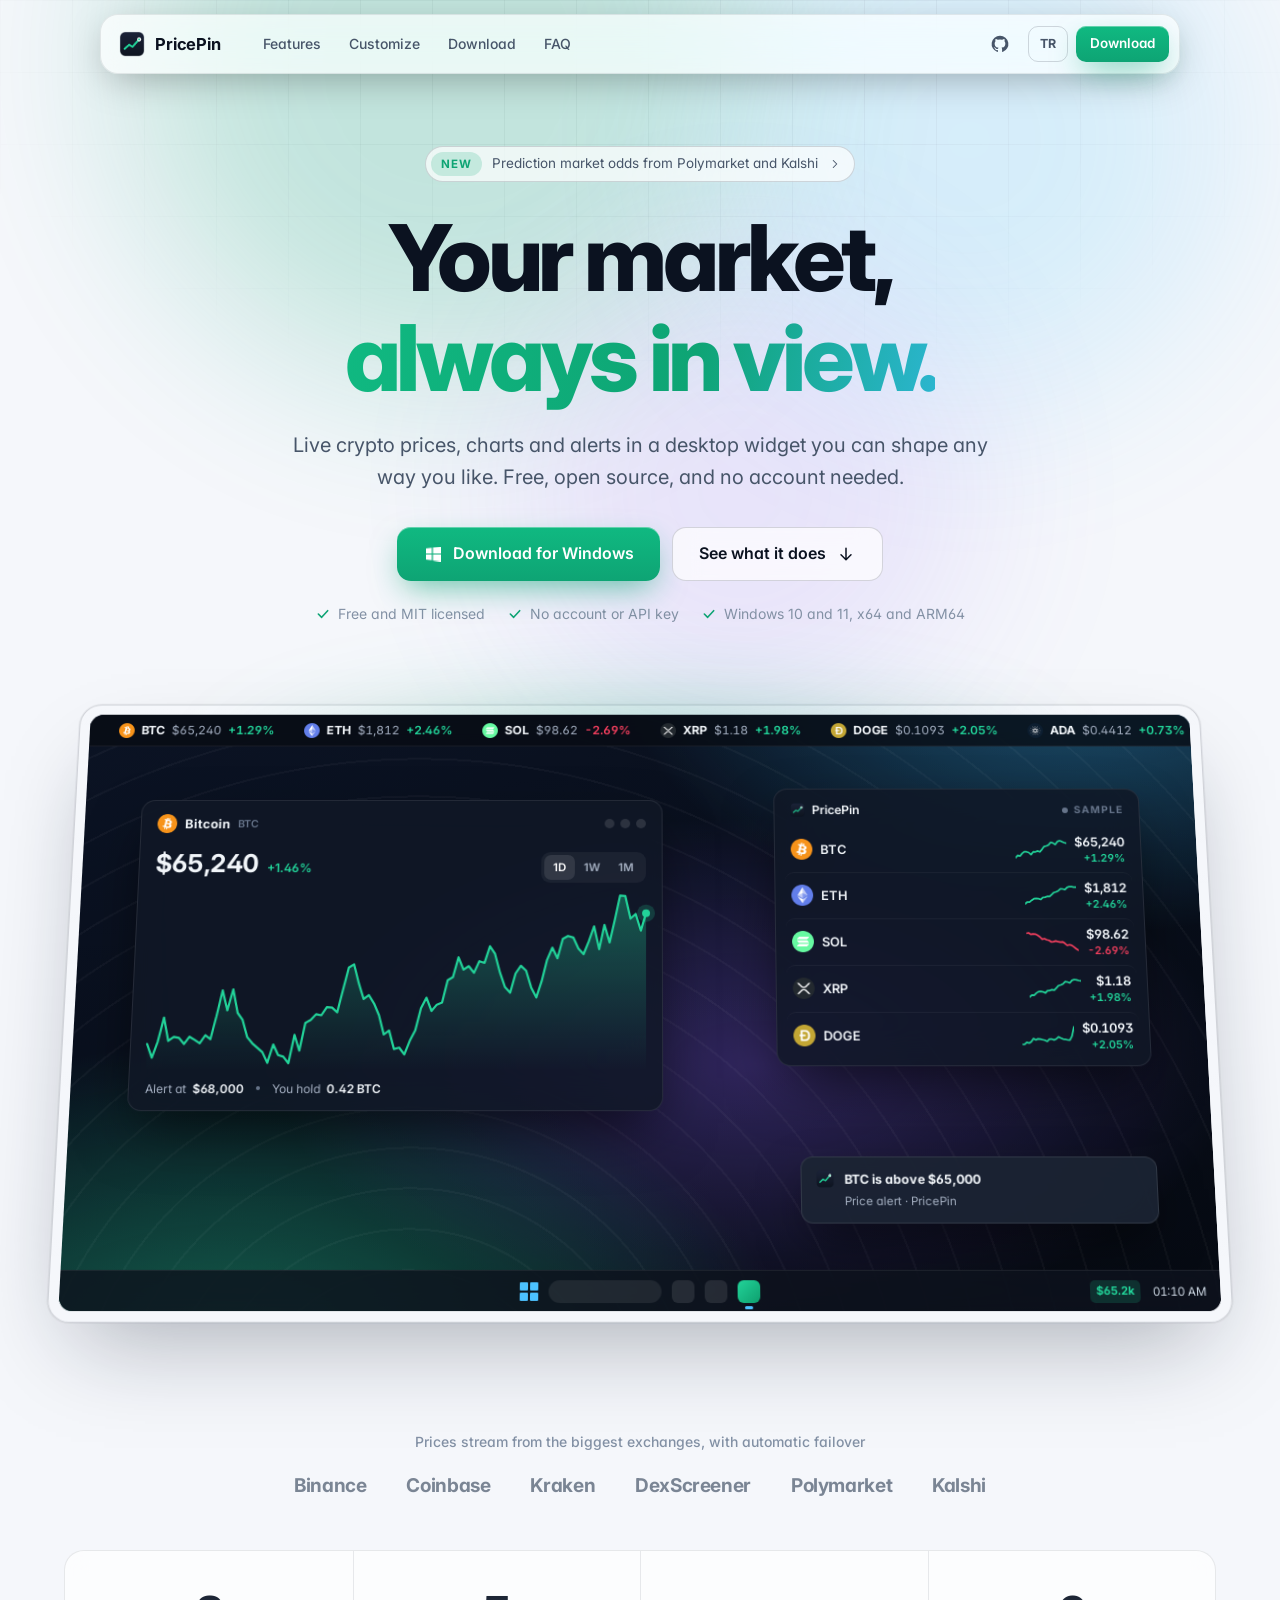
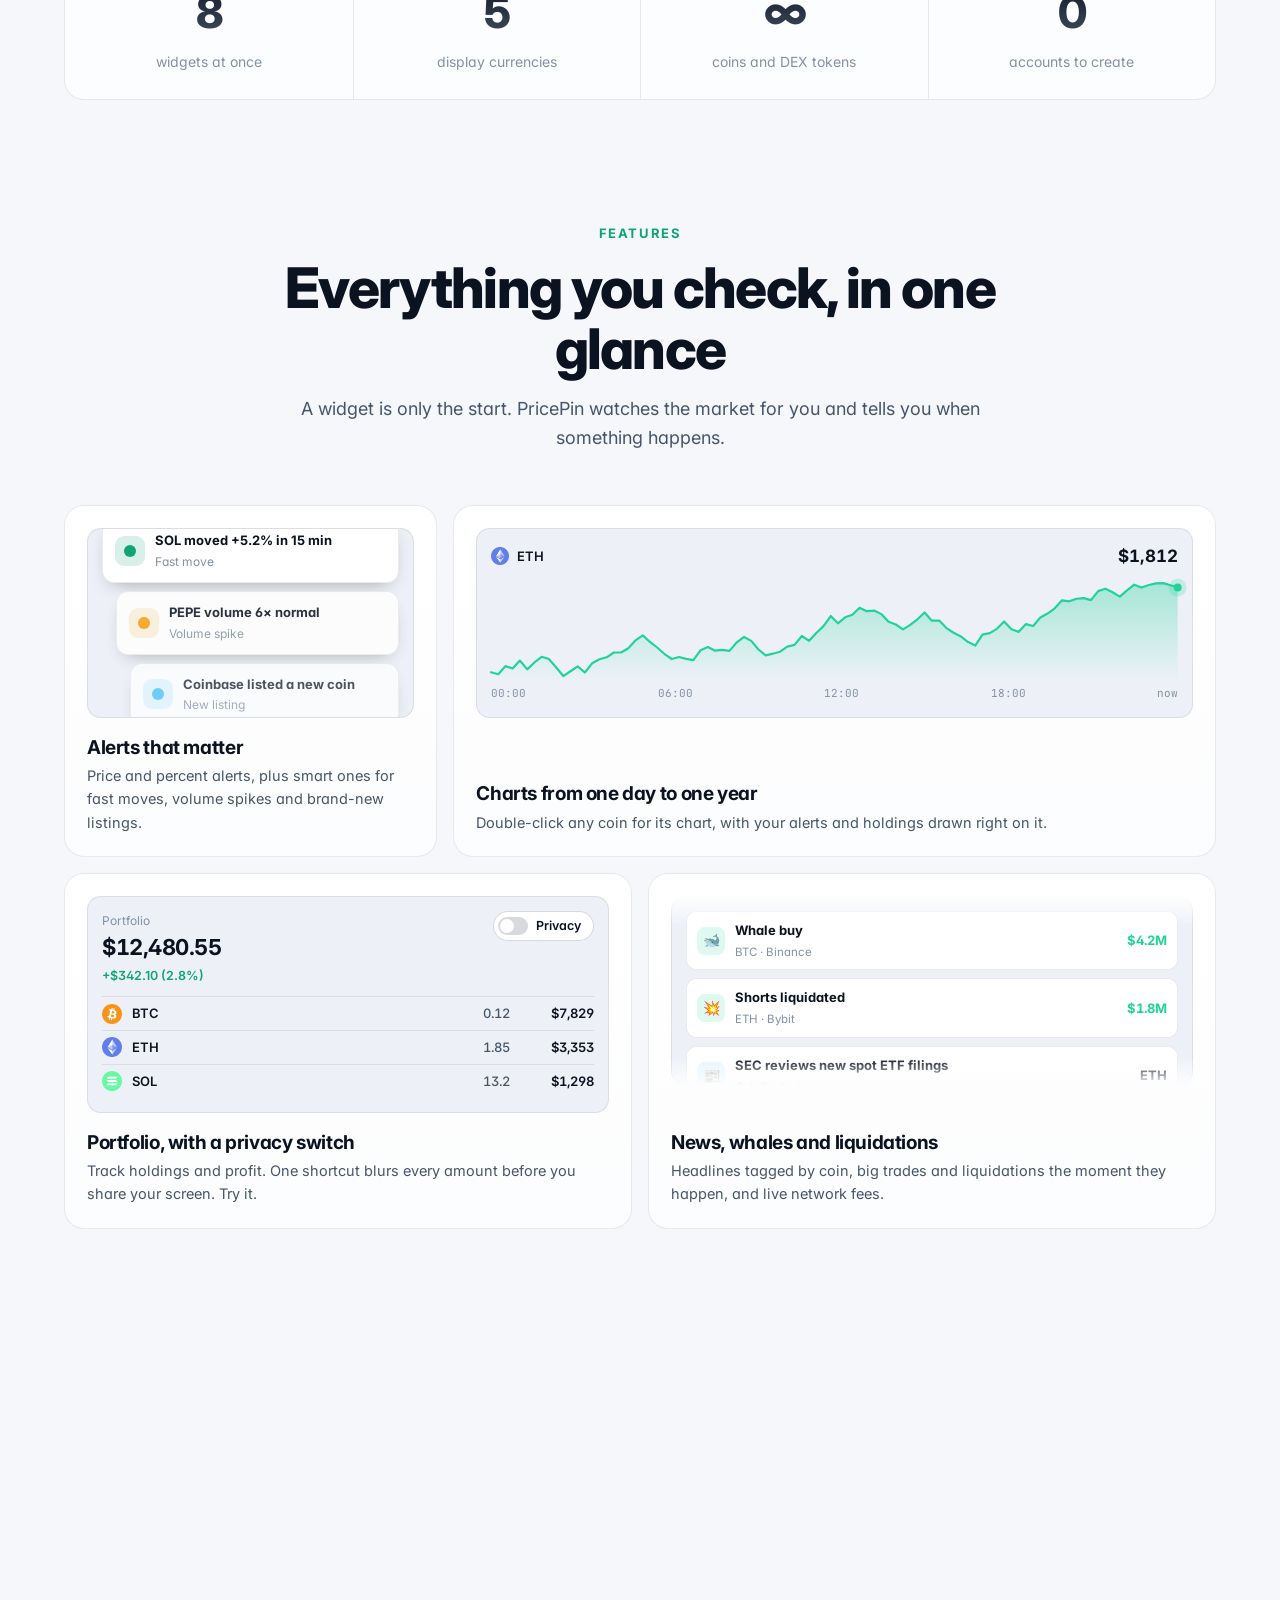
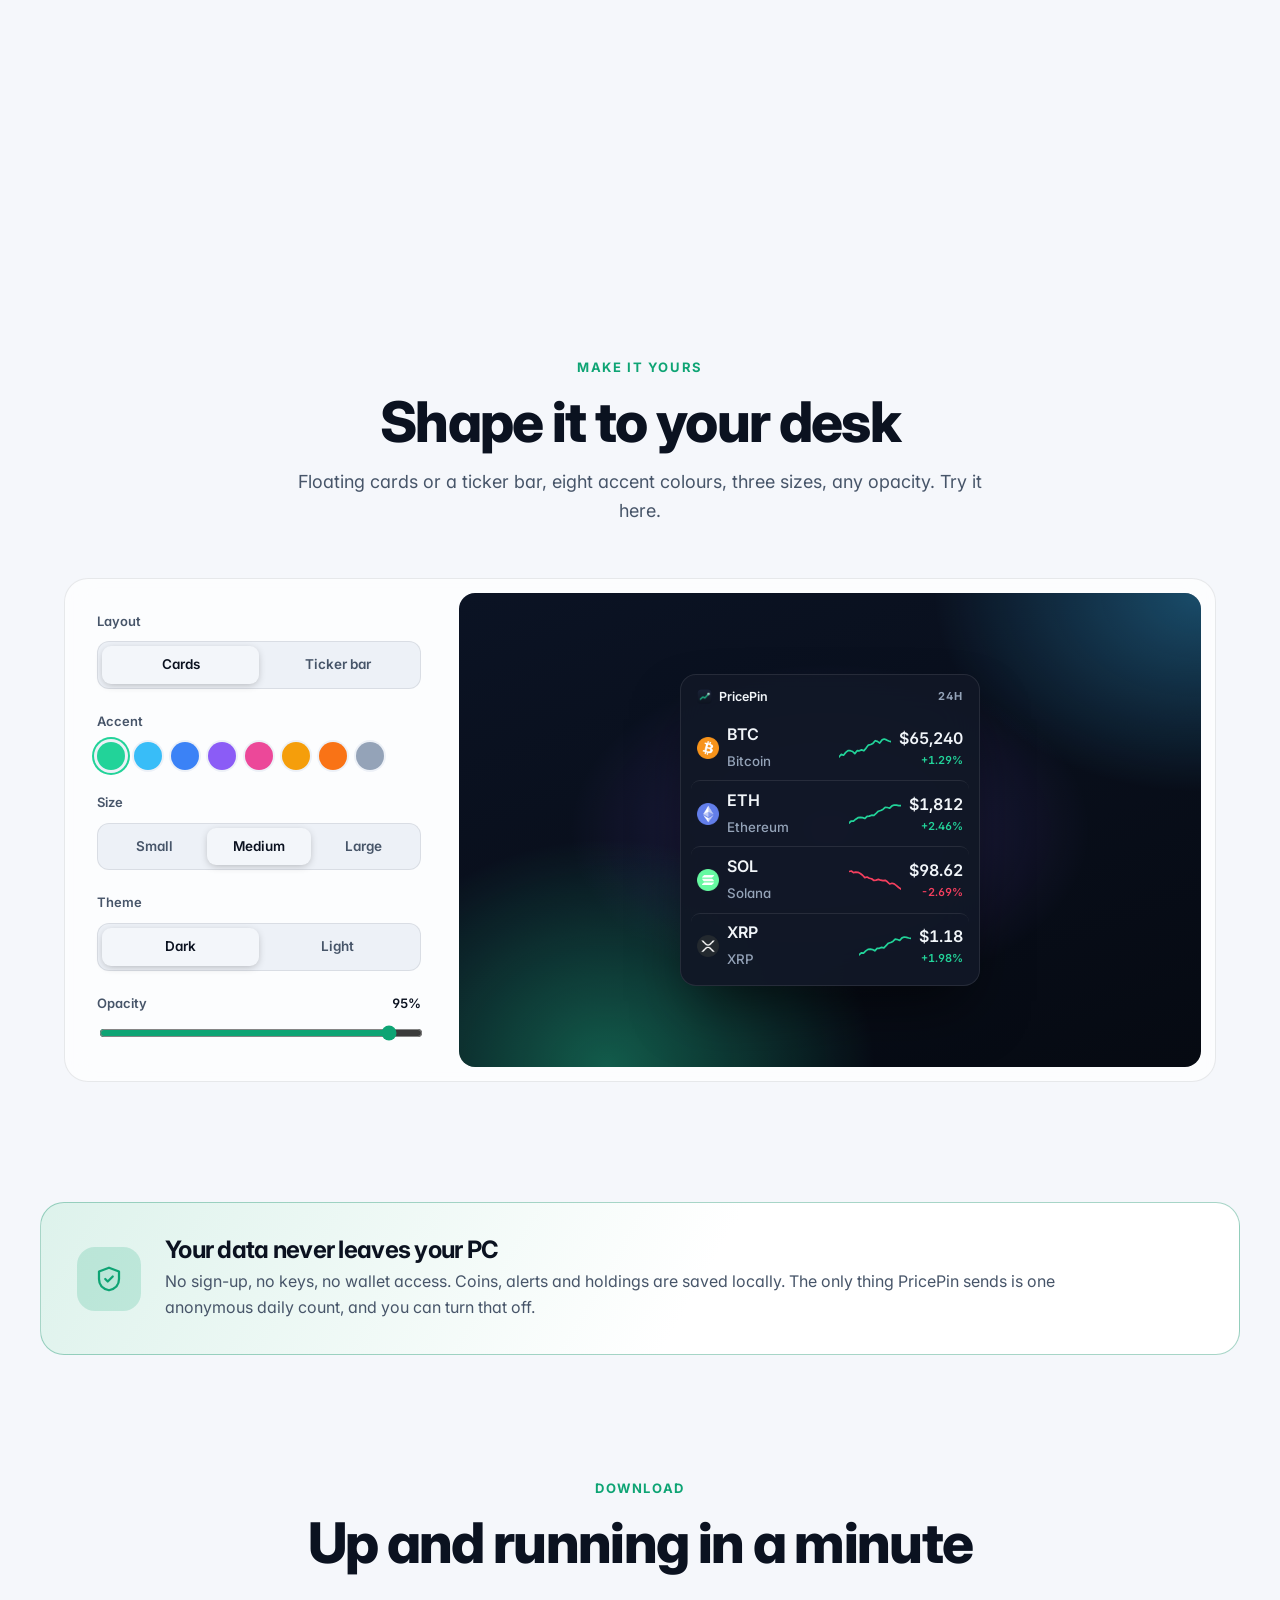
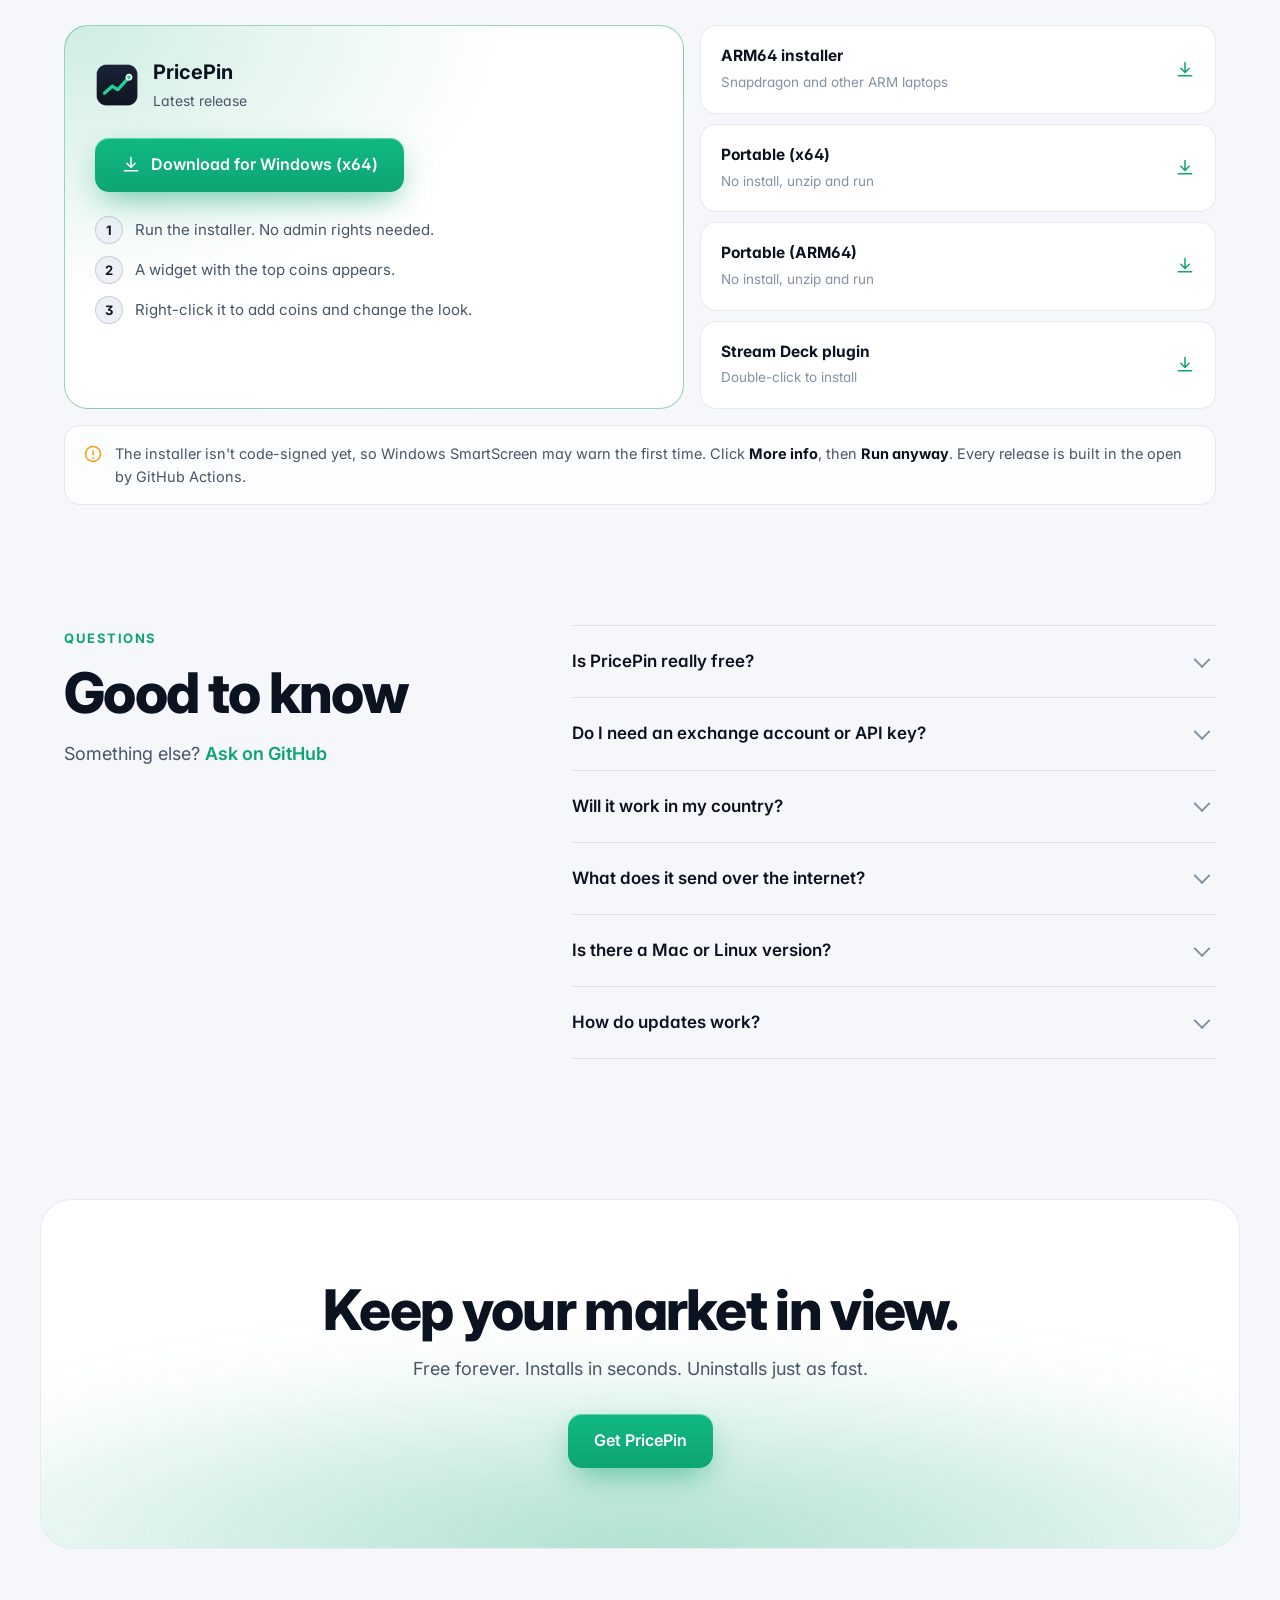
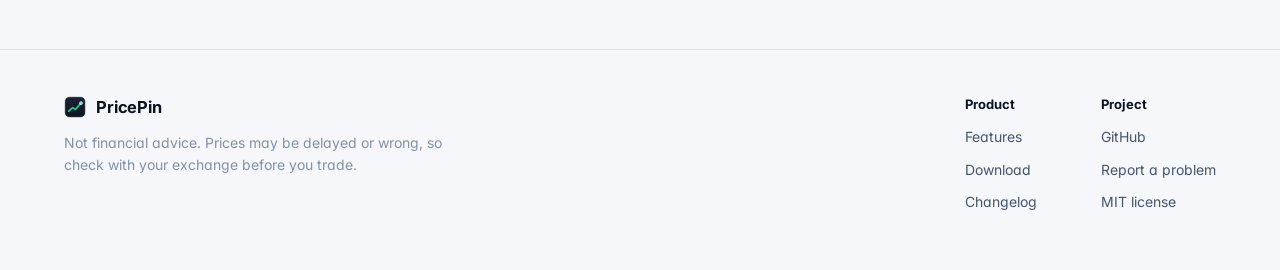
<file: site/index.html>
<!doctype html>
<html lang="en">
<head>
  <meta charset="utf-8">
  <meta name="viewport" content="width=device-width, initial-scale=1">
  <title>PricePin: live crypto prices on your Windows desktop</title>
  <meta name="description" content="PricePin is a free, open-source Windows widget for live crypto prices, charts, alerts, portfolio, news and prediction odds. No account, no API key.">
  <meta name="theme-color" content="#070B12">
  <link rel="icon" href="favicon.ico" sizes="any">
  <link rel="icon" href="img/icon.png" type="image/png">
  <link rel="canonical" href="https://4u0.github.io/PricePin-Next/">
  <meta property="og:type" content="website">
  <meta property="og:title" content="PricePin: your market, always in view">
  <meta property="og:description" content="A free, open-source Windows widget for live crypto prices, charts, alerts and more.">
  <meta property="og:url" content="https://4u0.github.io/PricePin-Next/">
  <meta property="og:image" content="https://4u0.github.io/PricePin-Next/img/og.png">
  <meta name="twitter:card" content="summary_large_image">
  <link rel="preconnect" href="https://fonts.googleapis.com">
  <link rel="preconnect" href="https://fonts.gstatic.com" crossorigin>
  <link href="https://fonts.googleapis.com/css2?family=Inter:wght@400;500;600;700;800&family=JetBrains+Mono:wght@500;600&display=swap" rel="stylesheet">
  <link rel="stylesheet" href="style.css">
</head>
<body>
  <a class="skip" href="#main" data-i18n="skip">Skip to content</a>

  <!-- Moving light behind everything -->
  <div class="aurora" aria-hidden="true"><span></span><span></span><span></span></div>

  <header class="nav-shell">
    <nav class="nav" aria-label="Main">
      <a class="brand" href="#top" aria-label="PricePin home">
        <img src="img/icon.png" alt="" width="26" height="26">
        <span>PricePin</span>
      </a>
      <div class="links">
        <a href="#features" data-i18n="nav.features">Features</a>
        <a href="#customize" data-i18n="nav.customize">Customize</a>
        <a href="#download" data-i18n="nav.download">Download</a>
        <a href="#faq" data-i18n="nav.faq">FAQ</a>
      </div>
      <div class="nav-actions">
        <a class="gh" href="https://github.com/4U0/PricePin-Next" rel="noopener" aria-label="PricePin on GitHub">
          <svg viewBox="0 0 24 24" class="fill" aria-hidden="true"><path d="M12 2a10 10 0 00-3.2 19.5c.5.1.7-.2.7-.5v-1.7c-2.8.6-3.4-1.3-3.4-1.3-.4-1.2-1.1-1.5-1.1-1.5-.9-.6.1-.6.1-.6 1 .1 1.5 1 1.5 1 .9 1.6 2.4 1.1 3 .9.1-.7.4-1.1.6-1.4-2.2-.2-4.6-1.1-4.6-5 0-1.1.4-2 1-2.7-.1-.3-.4-1.3.1-2.7 0 0 .8-.3 2.8 1a9.6 9.6 0 015 0c1.9-1.3 2.8-1 2.8-1 .5 1.4.2 2.4.1 2.7.6.7 1 1.6 1 2.7 0 3.9-2.3 4.8-4.6 5 .4.3.7.9.7 1.9V21c0 .3.2.6.7.5A10 10 0 0012 2z"/></svg>
          <span class="stars" id="stars" hidden></span>
        </a>
        <button class="lang" id="lang" type="button">TR</button>
        <a class="btn btn-primary btn-sm" href="#download" data-i18n="nav.get">Download</a>
      </div>
    </nav>
  </header>

  <main id="main">
    <!-- ================= Hero ================= -->
    <section class="hero" id="top">
      <div class="wrap hero-copy">
        <a class="pill reveal" href="https://github.com/4U0/PricePin-Next/releases/latest" rel="noopener">
          <span class="pill-tag" data-i18n="hero.new">New</span>
          <span id="pill-text" data-i18n="hero.pill">Prediction market odds from Polymarket and Kalshi</span>
          <svg viewBox="0 0 24 24" aria-hidden="true"><path d="M9 6l6 6-6 6"/></svg>
        </a>
        <h1 class="reveal"><span data-i18n="hero.t1">Your market,</span><br><span class="grad" data-i18n="hero.t2">always in view.</span></h1>
        <p class="lead reveal" data-i18n="hero.lead">Live crypto prices, charts and alerts in a desktop widget you can shape any way you like. Free, open source, and no account needed.</p>
        <div class="cta reveal">
          <a class="btn btn-primary btn-lg" id="download-hero" href="https://github.com/4U0/PricePin-Next/releases/latest/download/PricePin-win-x64-Setup.exe">
            <svg viewBox="0 0 24 24" aria-hidden="true"><path d="M3 5.5l7.5-1v7H3zM12 4.3L21 3v8.5h-9zM3 12.5h7.5v7L3 18.5zM12 12.5h9V21l-9-1.3z" class="win"/></svg>
            <span data-i18n="hero.download">Download for Windows</span>
          </a>
          <a class="btn btn-glass btn-lg" href="#features">
            <span data-i18n="hero.tour">See what it does</span>
            <svg viewBox="0 0 24 24" aria-hidden="true"><path d="M12 5v14m0 0l-6-6m6 6l6-6"/></svg>
          </a>
        </div>
        <ul class="trust reveal">
          <li><svg viewBox="0 0 24 24"><path d="M5 12l5 5 9-10"/></svg><span data-i18n="trust.1">Free and MIT licensed</span></li>
          <li><svg viewBox="0 0 24 24"><path d="M5 12l5 5 9-10"/></svg><span data-i18n="trust.2">No account or API key</span></li>
          <li><svg viewBox="0 0 24 24"><path d="M5 12l5 5 9-10"/></svg><span data-i18n="trust.3">Windows 10 and 11, x64 and ARM64</span></li>
        </ul>
      </div>

      <!-- A Windows desktop with PricePin running, drawn in HTML. Prices are live when Coinbase can be reached. -->
      <div class="wrap stage-wrap reveal">
        <div class="stage" id="stage" role="img" aria-label="A Windows desktop with a PricePin ticker bar, a price widget, a chart window and a notification">
          <div class="screen">
            <div class="wallpaper" aria-hidden="true"></div>

            <!-- Docked ticker bar -->
            <div class="bar">
              <div class="bar-track" id="bar-track"></div>
            </div>

            <!-- Chart window -->
            <div class="win chart-win">
              <div class="win-head">
                <span class="coin-id"><img src="img/coins/btc.png" alt="" width="20" height="20"><b>Bitcoin</b><small>BTC</small></span>
                <span class="dots" aria-hidden="true"><i></i><i></i><i></i></span>
              </div>
              <div class="chart-top">
                <div><b class="big" id="chart-price">$65,240</b><span class="chg up" id="chart-change">+1.29%</span></div>
                <div class="tabs" id="chart-tabs">
                  <button type="button" data-range="day" class="on">1D</button>
                  <button type="button" data-range="week">1W</button>
                  <button type="button" data-range="month">1M</button>
                </div>
              </div>
              <svg class="chart" id="hero-chart" viewBox="0 0 400 150" preserveAspectRatio="none" aria-hidden="true"></svg>
              <div class="chart-foot"><span data-i18n="chart.alert">Alert at</span> <b>$68,000</b><span class="sep"></span><span data-i18n="chart.hold">You hold</span> <b class="blurable">0.42 BTC</b></div>
            </div>

            <!-- Price widget -->
            <div class="win widget" id="hero-widget">
              <div class="w-head">
                <span class="w-title"><img src="img/icon.png" alt="" width="15" height="15">PricePin</span>
                <span class="live" id="live-badge"><span class="pulse"></span><span id="live-text" data-i18n="widget.sample">Sample</span></span>
              </div>
              <ul class="rows" id="rows"></ul>
            </div>

            <!-- Notification -->
            <div class="toast" id="toast" aria-live="off">
              <img src="img/icon.png" alt="" width="18" height="18">
              <div><strong id="toast-title">BTC is above $65,000</strong><span id="toast-body">Price alert · PricePin</span></div>
            </div>

            <!-- Taskbar -->
            <div class="taskbar" aria-hidden="true">
              <div class="tb-center">
                <span class="start"><i></i><i></i><i></i><i></i></span>
                <span class="tb-search"></span>
                <span class="tb-app"></span><span class="tb-app"></span><span class="tb-app active"></span>
              </div>
              <div class="tray">
                <span class="tray-price" id="tray-price">65k</span>
                <span class="clock" id="clock">02:19</span>
              </div>
            </div>
          </div>
        </div>
      </div>
    </section>

    <!-- ================= Sources strip ================= -->
    <section class="wrap strip reveal">
      <p data-i18n="strip.lead">Prices stream from the biggest exchanges, with automatic failover</p>
      <div class="logos">
        <span>Binance</span><span>Coinbase</span><span>Kraken</span><span>DexScreener</span><span>Polymarket</span><span>Kalshi</span>
      </div>
      <div class="stats">
        <div><b data-count="8">8</b><span data-i18n="stat.1">widgets at once</span></div>
        <div><b data-count="5">5</b><span data-i18n="stat.2">display currencies</span></div>
        <div><b>∞</b><span data-i18n="stat.3">coins and DEX tokens</span></div>
        <div><b data-count="0">0</b><span data-i18n="stat.4">accounts to create</span></div>
      </div>
    </section>

    <!-- ================= Bento features ================= -->
    <section class="section" id="features">
      <div class="wrap">
        <div class="head reveal">
          <p class="kicker" data-i18n="f.kicker">Features</p>
          <h2 data-i18n="f.title">Everything you check, in one glance</h2>
          <p class="sub" data-i18n="f.sub">A widget is only the start. PricePin watches the market for you and tells you when something happens.</p>
        </div>

        <div class="bento">
          <!-- Alerts -->
          <article class="tile t-alerts reveal">
            <div class="demo stack" aria-hidden="true">
              <div class="note-card n1"><i class="ic up"></i><div><b data-i18n="al.1t">SOL moved +5.2% in 15 min</b><span data-i18n="al.1b">Fast move</span></div></div>
              <div class="note-card n2"><i class="ic warn"></i><div><b data-i18n="al.2t">PEPE volume 6× normal</b><span data-i18n="al.2b">Volume spike</span></div></div>
              <div class="note-card n3"><i class="ic new"></i><div><b data-i18n="al.3t">Coinbase listed a new coin</b><span data-i18n="al.3b">New listing</span></div></div>
            </div>
            <h3 data-i18n="f.alerts.t">Alerts that matter</h3>
            <p data-i18n="f.alerts.b">Price and percent alerts, plus smart ones for fast moves, volume spikes and brand-new listings.</p>
          </article>

          <!-- Charts -->
          <article class="tile t-charts reveal">
            <div class="demo chart-demo" aria-hidden="true">
              <div class="cd-top"><span><img src="img/coins/eth.png" alt="" width="18" height="18"> ETH</span><b id="eth-price">$1,812</b></div>
              <svg id="eth-chart" viewBox="0 0 400 120" preserveAspectRatio="none"></svg>
              <div class="cd-axis"><span>00:00</span><span>06:00</span><span>12:00</span><span>18:00</span><span data-i18n="now">now</span></div>
            </div>
            <h3 data-i18n="f.charts.t">Charts from one day to one year</h3>
            <p data-i18n="f.charts.b">Double-click any coin for its chart, with your alerts and holdings drawn right on it.</p>
          </article>

          <!-- Portfolio & privacy -->
          <article class="tile t-portfolio reveal">
            <div class="demo port" aria-hidden="false">
              <div class="port-head">
                <div><span data-i18n="pf.total">Portfolio</span><b class="blurable">$12,480.55</b><em class="up">+$342.10 (2.8%)</em></div>
                <button type="button" class="switch" id="privacy" role="switch" aria-checked="false"><span></span><b data-i18n="pf.privacy">Privacy</b></button>
              </div>
              <ul class="holdings">
                <li><img src="img/coins/btc.png" alt="" width="20" height="20"><span>BTC</span><b class="blurable">0.12</b><em class="blurable">$7,829</em></li>
                <li><img src="img/coins/eth.png" alt="" width="20" height="20"><span>ETH</span><b class="blurable">1.85</b><em class="blurable">$3,353</em></li>
                <li><img src="img/coins/sol.png" alt="" width="20" height="20"><span>SOL</span><b class="blurable">13.2</b><em class="blurable">$1,298</em></li>
              </ul>
            </div>
            <h3 data-i18n="f.port.t">Portfolio, with a privacy switch</h3>
            <p data-i18n="f.port.b">Track holdings and profit. One shortcut blurs every amount before you share your screen. Try it.</p>
          </article>

          <!-- Radar -->
          <article class="tile t-radar reveal">
            <div class="demo feed" aria-hidden="true">
              <div class="feed-track" id="feed"></div>
            </div>
            <h3 data-i18n="f.radar.t">News, whales and liquidations</h3>
            <p data-i18n="f.radar.b">Headlines tagged by coin, big trades and liquidations the moment they happen, and live network fees.</p>
          </article>

          <!-- Calendar -->
          <article class="tile t-cal reveal">
            <div class="demo cal" aria-hidden="true">
              <span class="cal-label" data-i18n="cal.next">Next Fed decision</span>
              <div class="countdown" id="countdown"><div><b>--</b><span data-i18n="cal.d">days</span></div><div><b>--</b><span data-i18n="cal.h">hrs</span></div><div><b>--</b><span data-i18n="cal.m">min</span></div><div><b>--</b><span data-i18n="cal.s">sec</span></div></div>
              <span class="cal-date" id="cal-date"></span>
            </div>
            <h3 data-i18n="f.cal.t">Event calendar</h3>
            <p data-i18n="f.cal.b">Fed decisions, inflation days and the halving, with countdowns and reminders.</p>
          </article>

          <!-- Odds -->
          <article class="tile t-odds reveal">
            <div class="demo odds" aria-hidden="true">
              <p data-i18n="odds.q">How high will Bitcoin get this year?</p>
              <div class="odd"><span>↑ $80,000</span><i style="--w:34%"></i><b>34%</b></div>
              <div class="odd"><span>↑ $90,000</span><i style="--w:18%"></i><b>18%</b></div>
              <div class="odd"><span>↑ $100,000</span><i style="--w:9%"></i><b>9%</b></div>
            </div>
            <h3 data-i18n="f.odds.t">Prediction odds</h3>
            <p data-i18n="f.odds.b">What Polymarket and Kalshi traders expect, with alerts when a market swings.</p>
          </article>

          <!-- Stream Deck -->
          <article class="tile t-deck reveal">
            <div class="demo deck" aria-hidden="true" id="deck"></div>
            <h3 data-i18n="f.deck.t">Stream Deck plugin</h3>
            <p data-i18n="f.deck.b">Live prices and charts on your Elgato Stream Deck keys.</p>
          </article>
          <!-- Search -->
          <article class="tile t-search reveal">
            <div class="demo search" aria-hidden="true">
              <div class="kbd-row"><kbd>Ctrl</kbd><kbd>Alt</kbd><kbd>K</kbd></div>
              <div class="search-box"><svg viewBox="0 0 24 24"><circle cx="11" cy="11" r="7"/><path d="M20 20l-4-4"/></svg><span id="typed"></span><i class="caret"></i></div>
              <div class="search-result" id="search-result"></div>
            </div>
            <h3 data-i18n="f.search.t">Quick search and converter</h3>
            <p data-i18n="f.search.b">Look up any coin or DEX token from anywhere, and convert amounts both ways.</p>
          </article>
        </div>
      </div>
    </section>

    <!-- ================= Customizer ================= -->
    <section class="section" id="customize">
      <div class="wrap">
        <div class="head reveal">
          <p class="kicker" data-i18n="c.kicker">Make it yours</p>
          <h2 data-i18n="c.title">Shape it to your desk</h2>
          <p class="sub" data-i18n="c.sub">Floating cards or a ticker bar, eight accent colours, three sizes, any opacity. Try it here.</p>
        </div>
        <div class="custom reveal">
          <div class="controls">
            <div class="ctl">
              <label data-i18n="c.layout">Layout</label>
              <div class="seg" id="seg-layout">
                <button type="button" data-v="list" class="on" data-i18n="c.list">Cards</button>
                <button type="button" data-v="bar" data-i18n="c.bar">Ticker bar</button>
              </div>
            </div>
            <div class="ctl">
              <label data-i18n="c.accent">Accent</label>
              <div class="swatches" id="swatches"></div>
            </div>
            <div class="ctl">
              <label data-i18n="c.size">Size</label>
              <div class="seg" id="seg-size">
                <button type="button" data-v="0.88" data-i18n="c.s">Small</button>
                <button type="button" data-v="1" class="on" data-i18n="c.m">Medium</button>
                <button type="button" data-v="1.12" data-i18n="c.l">Large</button>
              </div>
            </div>
            <div class="ctl">
              <label data-i18n="c.theme">Theme</label>
              <div class="seg" id="seg-theme">
                <button type="button" data-v="dark" class="on" data-i18n="c.dark">Dark</button>
                <button type="button" data-v="light" data-i18n="c.light">Light</button>
              </div>
            </div>
            <div class="ctl">
              <label for="opacity"><span data-i18n="c.opacity">Opacity</span> <output id="opacity-out">95%</output></label>
              <input type="range" id="opacity" min="40" max="100" value="95">
            </div>
          </div>
          <div class="preview" id="preview">
            <div class="pv-wall" aria-hidden="true"></div>
            <div class="pv-item" id="pv-item"></div>
          </div>
        </div>
      </div>
    </section>

    <!-- ================= Privacy band ================= -->
    <section class="wrap band reveal">
      <div class="band-icon"><svg viewBox="0 0 24 24"><path d="M12 3l8 3v6c0 5-3.5 8-8 9-4.5-1-8-4-8-9V6z"/><path d="M9 12l2 2 4-4"/></svg></div>
      <div>
        <h3 data-i18n="b.title">Your data never leaves your PC</h3>
        <p data-i18n="b.body">No sign-up, no keys, no wallet access. Coins, alerts and holdings are saved locally. The only thing PricePin sends is one anonymous daily count, and you can turn that off.</p>
      </div>
    </section>

    <!-- ================= Download ================= -->
    <section class="section" id="download">
      <div class="wrap">
        <div class="head reveal">
          <p class="kicker" data-i18n="d.kicker">Download</p>
          <h2 data-i18n="d.title">Up and running in a minute</h2>
        </div>
        <div class="dl reveal">
          <div class="dl-main">
            <div class="dl-ver"><img src="img/icon.png" alt="" width="44" height="44"><div><b>PricePin</b><span id="version-line" data-i18n="d.latest">Latest release</span></div></div>
            <a class="btn btn-primary btn-lg" id="download-main" href="https://github.com/4U0/PricePin-Next/releases/latest/download/PricePin-win-x64-Setup.exe">
              <svg viewBox="0 0 24 24" aria-hidden="true"><path d="M12 3v12m0 0l-5-5m5 5l5-5M4 19h16"/></svg>
              <span id="download-main-text" data-i18n="d.x64">Download for Windows (x64)</span>
            </a>
            <ol class="steps">
              <li><b>1</b><span data-i18n="d.s1">Run the installer. No admin rights needed.</span></li>
              <li><b>2</b><span data-i18n="d.s2">A widget with the top coins appears.</span></li>
              <li><b>3</b><span data-i18n="d.s3">Right-click it to add coins and change the look.</span></li>
            </ol>
          </div>
          <div class="dl-list">
            <a href="https://github.com/4U0/PricePin-Next/releases/latest/download/PricePin-win-arm64-Setup.exe" id="dl-other">
              <div><b data-i18n="d.arm">ARM64 installer</b><span data-i18n="d.armb">Snapdragon and other ARM laptops</span></div><svg viewBox="0 0 24 24"><path d="M12 3v12m0 0l-5-5m5 5l5-5M4 19h16"/></svg>
            </a>
            <a href="https://github.com/4U0/PricePin-Next/releases/latest/download/PricePin-win-x64-Portable.zip">
              <div><b data-i18n="d.port">Portable (x64)</b><span data-i18n="d.portb">No install, unzip and run</span></div><svg viewBox="0 0 24 24"><path d="M12 3v12m0 0l-5-5m5 5l5-5M4 19h16"/></svg>
            </a>
            <a href="https://github.com/4U0/PricePin-Next/releases/latest/download/PricePin-win-arm64-Portable.zip">
              <div><b data-i18n="d.portarm">Portable (ARM64)</b><span data-i18n="d.portb">No install, unzip and run</span></div><svg viewBox="0 0 24 24"><path d="M12 3v12m0 0l-5-5m5 5l5-5M4 19h16"/></svg>
            </a>
            <a href="https://github.com/4U0/PricePin-Next/releases/latest/download/PricePin.streamDeckPlugin">
              <div><b data-i18n="d.sd">Stream Deck plugin</b><span data-i18n="d.sdb">Double-click to install</span></div><svg viewBox="0 0 24 24"><path d="M12 3v12m0 0l-5-5m5 5l5-5M4 19h16"/></svg>
            </a>
          </div>
        </div>
        <div class="note reveal">
          <svg viewBox="0 0 24 24" aria-hidden="true"><circle cx="12" cy="12" r="9"/><path d="M12 8v5M12 16.5v.5"/></svg>
          <p data-i18n="d.note">The installer isn't code-signed yet, so Windows SmartScreen may warn the first time. Click <b>More info</b>, then <b>Run anyway</b>. Every release is built in the open by GitHub Actions.</p>
        </div>
      </div>
    </section>

    <!-- ================= FAQ ================= -->
    <section class="section" id="faq">
      <div class="wrap faq-grid">
        <div class="head reveal">
          <p class="kicker" data-i18n="q.kicker">Questions</p>
          <h2 data-i18n="q.title">Good to know</h2>
          <p class="sub"><span data-i18n="q.more">Something else?</span> <a href="https://github.com/4U0/PricePin-Next/issues" rel="noopener" data-i18n="q.ask">Ask on GitHub</a></p>
        </div>
        <div class="faq reveal">
          <details><summary data-i18n="q1.q">Is PricePin really free?</summary><p data-i18n="q1.a">Yes. It's open source under the MIT license, with no ads, no trial and no paid tier.</p></details>
          <details><summary data-i18n="q2.q">Do I need an exchange account or API key?</summary><p data-i18n="q2.a">No. PricePin reads public market data only. It never asks for keys, passwords or wallets, and it can't trade.</p></details>
          <details><summary data-i18n="q3.q">Will it work in my country?</summary><p data-i18n="q3.a">Most likely. If an exchange is blocked where you are, PricePin switches to another one by itself. You can also pick the source in Settings.</p></details>
          <details><summary data-i18n="q4.q">What does it send over the internet?</summary><p data-i18n="q4.a">It downloads prices, charts and news from public sources. Once a day it sends one anonymous count with the app and Windows version, which you can turn off. Your coins, alerts and holdings never leave your PC.</p></details>
          <details><summary data-i18n="q5.q">Is there a Mac or Linux version?</summary><p data-i18n="q5.a">Not yet. PricePin is built for Windows 10 and 11, on both x64 and ARM64.</p></details>
          <details><summary data-i18n="q6.q">How do updates work?</summary><p data-i18n="q6.a">The installed version updates itself in the background when a new release is out. The portable version is updated by downloading it again.</p></details>
        </div>
      </div>
    </section>

    <!-- ================= Final call ================= -->
    <section class="wrap final reveal">
      <h2 data-i18n="end.title">Keep your market in view.</h2>
      <p data-i18n="end.sub">Free forever. Installs in seconds. Uninstalls just as fast.</p>
      <a class="btn btn-primary btn-lg" href="#download" data-i18n="end.cta">Get PricePin</a>
    </section>
  </main>

  <footer class="footer">
    <div class="wrap foot">
      <div class="foot-brand">
        <a class="brand" href="#top"><img src="img/icon.png" alt="" width="22" height="22"><span>PricePin</span></a>
        <p data-i18n="foot.note">Not financial advice. Prices may be delayed or wrong, so check with your exchange before you trade.</p>
      </div>
      <div class="foot-cols">
        <div><b data-i18n="foot.product">Product</b><a href="#features" data-i18n="nav.features">Features</a><a href="#download" data-i18n="nav.download">Download</a><a href="https://github.com/4U0/PricePin-Next/blob/main/CHANGELOG.md" rel="noopener" data-i18n="foot.changelog">Changelog</a></div>
        <div><b data-i18n="foot.project">Project</b><a href="https://github.com/4U0/PricePin-Next" rel="noopener">GitHub</a><a href="https://github.com/4U0/PricePin-Next/issues" rel="noopener" data-i18n="foot.issues">Report a problem</a><a href="https://github.com/4U0/PricePin-Next/blob/main/LICENSE" rel="noopener" data-i18n="foot.license">MIT license</a></div>
      </div>
    </div>
  </footer>

  <script src="app.js" defer></script>
</body>
</html>
</file>
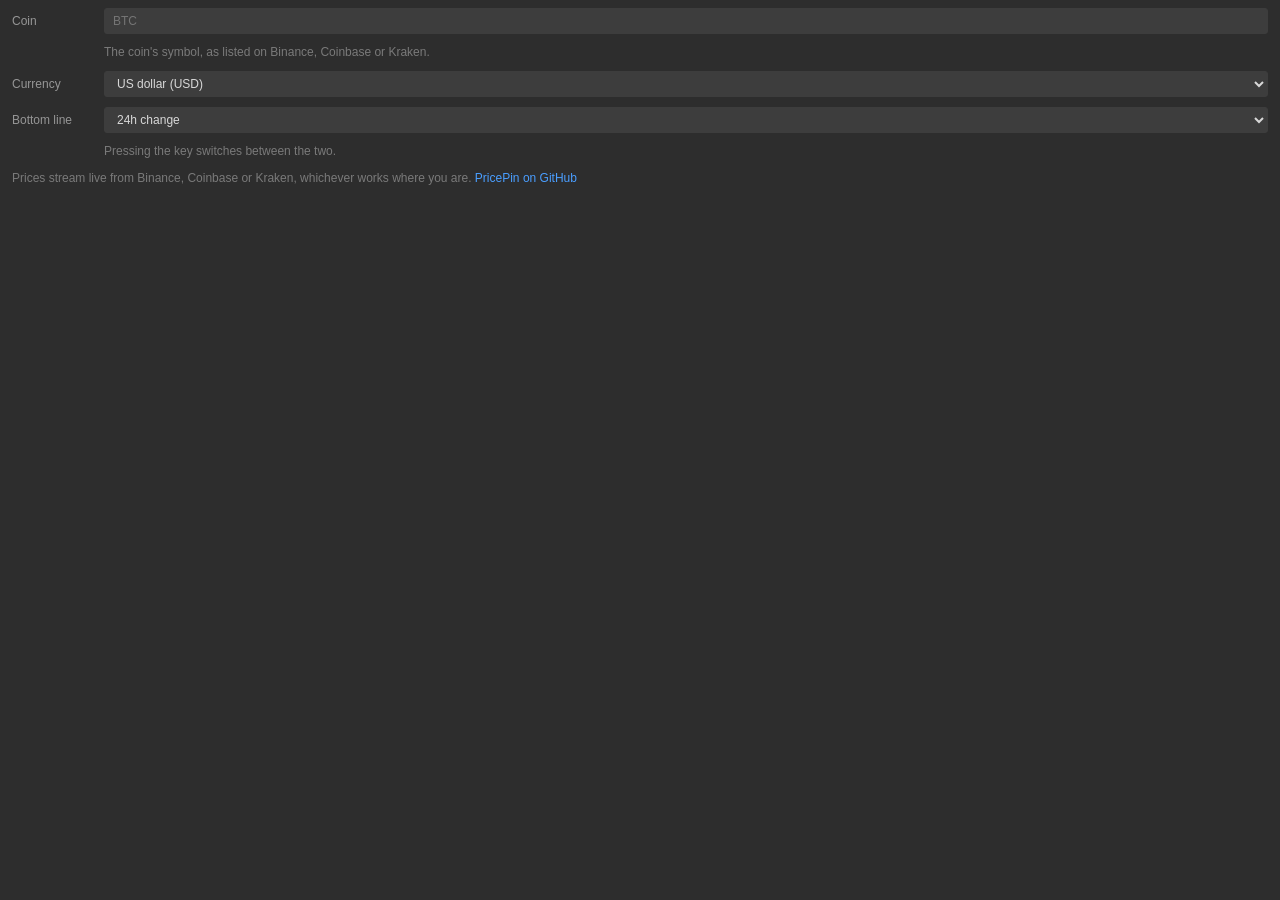
<file: src/PricePin.StreamDeck/Plugin/pi/index.html>
<!DOCTYPE html>
<html lang="en">
<head>
  <meta charset="utf-8">
  <title>PricePin</title>
  <style>
    :root { color-scheme: dark; }
    body { margin: 0; padding: 8px 12px; background: #2D2D2D; color: #D8D8D8; font: 12px "Segoe UI", Arial, sans-serif; }
    .row { display: flex; align-items: center; margin: 0 0 10px; }
    label { width: 92px; flex: none; color: #969696; }
    input, select { flex: 1; min-width: 0; height: 26px; box-sizing: border-box; padding: 0 8px; border: 1px solid #3D3D3D;
                    border-radius: 3px; background: #3D3D3D; color: #D8D8D8; font: inherit; }
    input:focus, select:focus { outline: none; border-color: #6F6F6F; }
    .hint { margin: 2px 0 10px 92px; color: #7A7A7A; line-height: 1.4; }
    a { color: #4A9EFF; cursor: pointer; text-decoration: none; }
  </style>
</head>
<body>
  <div class="row">
    <label for="coin">Coin</label>
    <input id="coin" list="coins" maxlength="15" spellcheck="false" autocomplete="off" placeholder="BTC">
    <datalist id="coins">
      <option value="BTC"><option value="ETH"><option value="SOL"><option value="XRP"><option value="BNB">
      <option value="DOGE"><option value="ADA"><option value="TRX"><option value="AVAX"><option value="LINK">
      <option value="TON"><option value="SUI"><option value="DOT"><option value="LTC"><option value="PEPE">
    </datalist>
  </div>
  <div class="hint">The coin's symbol, as listed on Binance, Coinbase or Kraken.</div>

  <div class="row">
    <label for="quote">Currency</label>
    <select id="quote">
      <option value="USD">US dollar (USD)</option>
      <option value="USDT">Tether (USDT)</option>
      <option value="EUR">Euro (EUR)</option>
      <option value="TRY">Turkish lira (TRY)</option>
      <option value="GBP">British pound (GBP)</option>
    </select>
  </div>

  <div class="row">
    <label for="show">Bottom line</label>
    <select id="show">
      <option value="change">24h change</option>
      <option value="range">24h low and high</option>
    </select>
  </div>
  <div class="hint">Pressing the key switches between the two.</div>

  <div class="hint" style="margin-left:0">Prices stream live from Binance, Coinbase or Kraken, whichever works where you are.
    <a id="home">PricePin on GitHub</a></div>

  <script>
    // Stream Deck calls this when the settings page opens.
    let socket = null;
    let uuid = null;

    function connectElgatoStreamDeckSocket(port, inUuid, registerEvent, info, actionInfo) {
      uuid = inUuid;
      let settings = {};
      try { settings = JSON.parse(actionInfo).payload.settings || {}; } catch (e) { }
      document.getElementById('coin').value = settings.coin || 'BTC';
      document.getElementById('quote').value = settings.quote || 'USD';
      document.getElementById('show').value = settings.show === 'range' ? 'range' : 'change';

      socket = new WebSocket('ws://127.0.0.1:' + port);
      socket.onopen = () => socket.send(JSON.stringify({ event: registerEvent, uuid: uuid }));
      socket.onmessage = (msg) => {
        const data = JSON.parse(msg.data);
        // Pressing the key changes "show"; keep this page in step.
        if (data.event === 'didReceiveSettings' && data.payload && data.payload.settings) {
          const s = data.payload.settings;
          if (s.show) document.getElementById('show').value = s.show;
        }
      };
    }

    function save() {
      if (!socket || socket.readyState !== WebSocket.OPEN) return;
      const coin = document.getElementById('coin').value.trim().toUpperCase().replace(/[^A-Z0-9]/g, '');
      socket.send(JSON.stringify({
        event: 'setSettings',
        context: uuid,
        payload: {
          coin: coin || 'BTC',
          quote: document.getElementById('quote').value,
          show: document.getElementById('show').value
        }
      }));
    }

    let typing = null;
    document.getElementById('coin').addEventListener('input', () => { clearTimeout(typing); typing = setTimeout(save, 500); });
    document.getElementById('coin').addEventListener('change', save);
    document.getElementById('quote').addEventListener('change', save);
    document.getElementById('show').addEventListener('change', save);
    document.getElementById('home').addEventListener('click', () => {
      if (socket) socket.send(JSON.stringify({ event: 'openUrl', payload: { url: 'https://github.com/4U0/PricePin-Next' } }));
    });
  </script>
</body>
</html>
</file>
<file: site/style.css>
/* PricePin website. Dark by default like the app; a light theme follows the system setting. */
:root {
  --bg: #070B12;
  --bg-2: #0C121C;
  --surface: #111927;
  --surface-2: #172133;
  --glass: rgba(20, 29, 45, .62);
  --line: rgba(148, 163, 184, .14);
  --line-2: rgba(148, 163, 184, .24);
  --text: #F1F5F9;
  --text-2: #A3AEC0;
  --text-3: #66748A;
  --accent: #22D399;
  --accent-2: #6EF3C6;
  --accent-ink: #032018;
  --blue: #38BDF8;
  --violet: #8B5CF6;
  --down: #F43F5E;
  --amber: #F59E0B;
  --shadow: 0 40px 100px -20px rgba(0, 0, 0, .7), 0 0 0 1px rgba(255, 255, 255, .04);
  --radius: 20px;
  --mono: "JetBrains Mono", ui-monospace, "Cascadia Code", Consolas, monospace;
  color-scheme: dark;
}

@media (prefers-color-scheme: light) {
  :root {
    --bg: #F5F7FB;
    --bg-2: #EDF1F7;
    --surface: #FFFFFF;
    --surface-2: #F3F6FA;
    --glass: rgba(255, 255, 255, .7);
    --line: rgba(15, 23, 42, .09);
    --line-2: rgba(15, 23, 42, .16);
    --text: #0B1220;
    --text-2: #475569;
    --text-3: #8391A5;
    --accent: #0EA474;
    --accent-2: #10B981;
    --accent-ink: #FFFFFF;
    --shadow: 0 40px 90px -30px rgba(15, 23, 42, .35), 0 0 0 1px rgba(15, 23, 42, .05);
    color-scheme: light;
  }
}

* { box-sizing: border-box; }
html { scroll-behavior: smooth; scroll-padding-top: 90px; }
body {
  margin: 0; background: var(--bg); color: var(--text);
  font: 16px/1.6 "Inter", "Segoe UI Variable Text", "Segoe UI", system-ui, sans-serif;
  -webkit-font-smoothing: antialiased; overflow-x: hidden;
  font-feature-settings: "cv11", "ss01";
}
img { display: block; }
a { color: inherit; }
h1, h2, h3 { margin: 0; line-height: 1.08; letter-spacing: -.03em; }
p { margin: 0; }
button { font: inherit; color: inherit; }
svg { width: 20px; height: 20px; fill: none; stroke: currentColor; stroke-width: 1.8; stroke-linecap: round; stroke-linejoin: round; flex: none; }
svg.fill { fill: currentColor; stroke: none; }
kbd { font-family: var(--mono); }

.wrap { max-width: 1200px; margin: 0 auto; padding: 0 24px; }
.skip { position: absolute; left: -999px; top: 8px; background: var(--accent); color: var(--accent-ink); padding: 8px 14px; border-radius: 8px; z-index: 100; }
.skip:focus { left: 12px; }
:focus-visible { outline: 2px solid var(--accent); outline-offset: 3px; border-radius: 8px; }

/* ---- Background light ---- */
.aurora { position: fixed; inset: 0; z-index: -1; overflow: hidden; pointer-events: none; }
.aurora::after {
  content: ""; position: absolute; inset: 0;
  background-image: linear-gradient(var(--line) 1px, transparent 1px), linear-gradient(90deg, var(--line) 1px, transparent 1px);
  background-size: 72px 72px;
  mask-image: radial-gradient(ellipse 80% 60% at 50% 0%, #000 30%, transparent 75%);
  -webkit-mask-image: radial-gradient(ellipse 80% 60% at 50% 0%, #000 30%, transparent 75%);
  opacity: .5;
}
.aurora span { position: absolute; border-radius: 50%; filter: blur(90px); opacity: .45; animation: drift 22s ease-in-out infinite alternate; }
.aurora span:nth-child(1) { width: 640px; height: 640px; left: 10%; top: -260px; background: var(--accent); opacity: .22; }
.aurora span:nth-child(2) { width: 520px; height: 520px; right: 4%; top: -120px; background: var(--blue); opacity: .16; animation-delay: -8s; }
.aurora span:nth-child(3) { width: 460px; height: 460px; left: 40%; top: 260px; background: var(--violet); opacity: .12; animation-delay: -14s; }
@keyframes drift { to { transform: translate(60px, 40px) scale(1.1); } }

/* ---- Navigation ---- */
.nav-shell { position: sticky; top: 14px; z-index: 50; padding: 0 16px; }
.nav {
  max-width: 1080px; margin: 14px auto 0; height: 60px; display: flex; align-items: center; gap: 20px;
  padding: 0 10px 0 18px; border-radius: 18px;
  background: var(--glass); border: 1px solid var(--line);
  backdrop-filter: blur(18px) saturate(160%); -webkit-backdrop-filter: blur(18px) saturate(160%);
  box-shadow: 0 10px 40px -10px rgba(0, 0, 0, .35);
}
.brand { display: flex; align-items: center; gap: 10px; font-weight: 700; font-size: 16.5px; text-decoration: none; letter-spacing: -.01em; }
.links { display: flex; gap: 4px; margin-left: 10px; }
.links a { color: var(--text-2); text-decoration: none; font-size: 14px; font-weight: 500; padding: 7px 12px; border-radius: 10px; }
.links a:hover { color: var(--text); background: var(--line); }
.nav-actions { margin-left: auto; display: flex; align-items: center; gap: 8px; }
.gh { display: inline-flex; align-items: center; gap: 6px; height: 36px; padding: 0 10px; border-radius: 10px; text-decoration: none; color: var(--text-2); font-size: 13px; font-weight: 600; }
.gh:hover { color: var(--text); background: var(--line); }
.lang { height: 36px; min-width: 40px; padding: 0 10px; border-radius: 10px; border: 1px solid var(--line-2); background: transparent; color: var(--text-2); font-size: 12.5px; font-weight: 700; cursor: pointer; }
.lang:hover { color: var(--text); }

/* ---- Buttons ---- */
.btn {
  position: relative; display: inline-flex; align-items: center; justify-content: center; gap: 10px;
  height: 46px; padding: 0 20px; border-radius: 12px; border: 0; cursor: pointer;
  font-weight: 600; font-size: 15px; text-decoration: none; white-space: nowrap;
  transition: transform .2s ease, box-shadow .2s ease, background .2s ease;
}
.btn:hover { transform: translateY(-2px); }
.btn-sm { height: 36px; padding: 0 14px; font-size: 13.5px; border-radius: 10px; }
.btn-lg { height: 54px; padding: 0 26px; font-size: 16px; border-radius: 14px; }
.btn-primary {
  background: linear-gradient(180deg, var(--accent-2), var(--accent)); color: var(--accent-ink);
  box-shadow: 0 1px 0 rgba(255, 255, 255, .35) inset, 0 12px 32px -8px color-mix(in srgb, var(--accent) 65%, transparent);
}
.btn-primary:hover { box-shadow: 0 1px 0 rgba(255, 255, 255, .35) inset, 0 18px 44px -8px color-mix(in srgb, var(--accent) 80%, transparent); }
.btn-glass { background: var(--glass); border: 1px solid var(--line-2); color: var(--text); backdrop-filter: blur(12px); }
.btn .win { fill: currentColor; stroke: none; }

/* ---- Hero ---- */
.hero { padding: 72px 0 40px; }
.hero-copy { text-align: center; display: flex; flex-direction: column; align-items: center; }
.pill {
  display: inline-flex; align-items: center; gap: 10px; padding: 5px 12px 5px 5px; border-radius: 999px;
  background: var(--glass); border: 1px solid var(--line-2); font-size: 13.5px; color: var(--text-2); text-decoration: none;
}
.pill:hover { color: var(--text); border-color: color-mix(in srgb, var(--accent) 50%, var(--line-2)); }
.pill svg { width: 14px; height: 14px; }
.pill-tag { background: color-mix(in srgb, var(--accent) 18%, transparent); color: var(--accent); font-weight: 700; font-size: 11.5px; padding: 3px 10px; border-radius: 999px; text-transform: uppercase; letter-spacing: .06em; }
h1 { font-size: clamp(44px, 8vw, 92px); font-weight: 800; margin: 26px 0 22px; letter-spacing: -.045em; }
.grad {
  background: linear-gradient(100deg, var(--accent-2) 0%, var(--accent) 30%, var(--blue) 60%, var(--accent-2) 100%);
  background-size: 200% auto; -webkit-background-clip: text; background-clip: text; color: transparent;
  animation: shine 8s linear infinite;
}
@keyframes shine { to { background-position: 200% center; } }
.lead { font-size: clamp(17px, 2vw, 20px); color: var(--text-2); max-width: 36em; }
.cta { display: flex; gap: 12px; margin: 34px 0 22px; flex-wrap: wrap; justify-content: center; }
.trust { list-style: none; padding: 0; margin: 0; display: flex; gap: 22px; flex-wrap: wrap; justify-content: center; color: var(--text-3); font-size: 14px; }
.trust li { display: flex; align-items: center; gap: 7px; }
.trust svg { width: 16px; height: 16px; color: var(--accent); stroke-width: 2.4; }

/* ---- The desktop scene ---- */
.stage-wrap { margin-top: 64px; perspective: 2000px; }
.stage {
  position: relative; border-radius: 22px; padding: 10px;
  background: linear-gradient(180deg, rgba(255, 255, 255, .08), rgba(255, 255, 255, .02));
  border: 1px solid var(--line-2); box-shadow: var(--shadow);
  transform: rotateX(var(--rx, 8deg)) rotateY(var(--ry, 0deg)); transform-style: preserve-3d;
  transition: transform .5s cubic-bezier(.2, .8, .2, 1);
}
.stage::before { content: ""; position: absolute; inset: -40px 10% auto; height: 200px; background: radial-gradient(closest-side, color-mix(in srgb, var(--accent) 35%, transparent), transparent); filter: blur(40px); z-index: -1; }
.screen { position: relative; aspect-ratio: 16 / 8.6; border-radius: 14px; overflow: hidden; background: #0A0F1A; color: #F1F5F9; font-size: 13px; --surface-w: rgba(17, 24, 38, .86); }
.wallpaper {
  position: absolute; inset: 0;
  background:
    radial-gradient(80% 90% at 15% 110%, rgba(34, 211, 153, .45), transparent 60%),
    radial-gradient(70% 80% at 90% -10%, rgba(56, 189, 248, .40), transparent 60%),
    radial-gradient(60% 60% at 60% 60%, rgba(139, 92, 246, .30), transparent 70%),
    linear-gradient(160deg, #0B1324, #060A12);
}
.wallpaper::after { content: ""; position: absolute; inset: 0; background: repeating-radial-gradient(circle at 30% 120%, rgba(255,255,255,.035) 0 2px, transparent 2px 40px); }

.bar { position: absolute; top: 0; left: 0; right: 0; height: 34px; background: rgba(8, 12, 20, .78); border-bottom: 1px solid rgba(255,255,255,.07); backdrop-filter: blur(10px); overflow: hidden; display: flex; align-items: center; }
.bar-track { display: flex; gap: 30px; padding-left: 30px; white-space: nowrap; animation: scroll 50s linear infinite; font-variant-numeric: tabular-nums; font-size: 12.5px; }
.bar-track span { display: inline-flex; align-items: center; gap: 7px; }
.bar-track img { width: 16px; height: 16px; }
.bar-track i { font-style: normal; color: #A3AEC0; }
@keyframes scroll { to { transform: translateX(-50%); } }

.win { position: absolute; background: var(--surface-w); border: 1px solid rgba(255,255,255,.09); border-radius: 14px; backdrop-filter: blur(20px) saturate(140%); box-shadow: 0 24px 60px -12px rgba(0,0,0,.6); }
.chart-win { left: 5%; top: 15%; width: 47%; padding: 14px 16px 12px; }
.win-head { display: flex; justify-content: space-between; align-items: center; }
.coin-id { display: flex; align-items: center; gap: 8px; }
.coin-id small { color: #66748A; font-weight: 600; }
.dots { display: flex; gap: 6px; }
.dots i { width: 10px; height: 10px; border-radius: 50%; background: rgba(255,255,255,.12); }
.chart-top { display: flex; justify-content: space-between; align-items: flex-end; margin: 10px 0 6px; }
.big { font-size: clamp(16px, 2.2vw, 26px); font-weight: 700; letter-spacing: -.02em; margin-right: 8px; font-variant-numeric: tabular-nums; }
.chg { font-weight: 600; font-size: 12.5px; }
.tabs { display: flex; background: rgba(255,255,255,.05); border-radius: 9px; padding: 3px; }
.tabs button { border: 0; background: transparent; color: #A3AEC0; font-size: 11.5px; font-weight: 600; padding: 4px 9px; border-radius: 7px; cursor: pointer; }
.tabs button.on { background: rgba(255,255,255,.1); color: #fff; }
.chart { width: 100%; height: auto; aspect-ratio: 400 / 150; display: block; overflow: visible; }
.chart-foot { display: flex; align-items: center; gap: 6px; margin-top: 8px; color: #A3AEC0; font-size: 12px; flex-wrap: wrap; }
.chart-foot b { color: #F1F5F9; font-weight: 600; }
.chart-foot .sep { width: 4px; height: 4px; border-radius: 50%; background: #66748A; margin: 0 6px; }

.widget { right: 5%; top: 13%; width: 33%; padding: 12px 10px 6px; }
.w-head { display: flex; justify-content: space-between; align-items: center; padding: 0 6px 8px; }
.w-title { display: flex; align-items: center; gap: 7px; font-weight: 600; font-size: 12.5px; }
.live { display: inline-flex; align-items: center; gap: 6px; font-size: 10.5px; font-weight: 700; color: #66748A; text-transform: uppercase; letter-spacing: .08em; }
.pulse { width: 6px; height: 6px; border-radius: 50%; background: #66748A; }
.live.on { color: #22D399; }
.live.on .pulse { background: #22D399; animation: ping 1.6s infinite; }
@keyframes ping { 0% { box-shadow: 0 0 0 0 rgba(34,211,153,.6); } 100% { box-shadow: 0 0 0 7px transparent; } }
.rows { list-style: none; margin: 0; padding: 0; }
.row { display: grid; grid-template-columns: 1fr 52px auto; gap: 8px; align-items: center; padding: 7px 6px; border-radius: 9px; }
.row + .row { border-top: 1px solid rgba(255,255,255,.05); }
.coin { display: flex; align-items: center; gap: 8px; min-width: 0; font-weight: 600; }
.coin img { width: 22px; height: 22px; }
.spark { width: 52px; height: 22px; }
.spark path { fill: none; stroke-width: 1.7; }
.spark .area { stroke: none; opacity: .16; }
.price { text-align: right; font-variant-numeric: tabular-nums; line-height: 1.25; }
.price b { display: block; font-weight: 600; transition: color .5s ease; }
.price small { font-size: 11px; font-weight: 600; }
.row.flash-up .price b { color: #22D399; }
.row.flash-down .price b { color: #F43F5E; }
.up { color: #22D399; }
.down { color: #F43F5E; }

.toast {
  position: absolute; right: 5%; bottom: 14%; width: 31%; display: flex; gap: 10px; align-items: flex-start;
  padding: 12px 14px; border-radius: 12px; background: rgba(28, 36, 52, .92); border: 1px solid rgba(255,255,255,.1);
  box-shadow: 0 20px 50px -10px rgba(0,0,0,.6); backdrop-filter: blur(20px);
  transition: transform .5s cubic-bezier(.2,.9,.3,1.2), opacity .4s ease;
}
.toast.out { transform: translateX(120%); opacity: 0; }
.toast strong { display: block; font-size: 12.5px; }
.toast span { color: #A3AEC0; font-size: 11.5px; }

.taskbar { position: absolute; left: 0; right: 0; bottom: 0; height: 40px; background: rgba(14, 19, 30, .82); border-top: 1px solid rgba(255,255,255,.07); backdrop-filter: blur(20px); display: flex; align-items: center; justify-content: center; }
.tb-center { display: flex; gap: 10px; align-items: center; }
.start { width: 18px; height: 18px; display: grid; grid-template-columns: 1fr 1fr; gap: 2px; }
.start i { background: #4CC2FF; border-radius: 1px; }
.tb-search { width: 110px; height: 22px; border-radius: 11px; background: rgba(255,255,255,.08); }
.tb-app { width: 22px; height: 22px; border-radius: 6px; background: rgba(255,255,255,.1); position: relative; }
.tb-app.active { background: linear-gradient(135deg, #22D399, #0E9F6E); }
.tb-app.active::after { content: ""; position: absolute; left: 7px; right: 7px; bottom: -6px; height: 3px; border-radius: 2px; background: #4CC2FF; }
.tray { position: absolute; right: 14px; display: flex; gap: 12px; align-items: center; font-size: 11.5px; color: #CBD5E1; font-variant-numeric: tabular-nums; }
.tray-price { padding: 2px 6px; border-radius: 5px; background: rgba(34,211,153,.16); color: #22D399; font-weight: 700; font-size: 11px; }

/* ---- Strip ---- */
.strip { text-align: center; padding-top: 72px; }
.strip > p { color: var(--text-3); font-size: 14px; font-weight: 500; }
.logos { display: flex; justify-content: center; gap: 14px 40px; flex-wrap: wrap; margin: 18px 0 48px; }
.logos span { font-weight: 700; font-size: 19px; letter-spacing: -.02em; color: var(--text-2); opacity: .7; }
.stats { display: grid; grid-template-columns: repeat(4, 1fr); border: 1px solid var(--line); border-radius: var(--radius); background: var(--glass); backdrop-filter: blur(12px); }
.stats div { padding: 26px 16px; display: flex; flex-direction: column; gap: 4px; }
.stats div + div { border-left: 1px solid var(--line); }
.stats b { font-size: clamp(30px, 4vw, 44px); font-weight: 800; letter-spacing: -.04em; background: linear-gradient(180deg, var(--text), var(--text-2)); -webkit-background-clip: text; background-clip: text; color: transparent; }
.stats span { color: var(--text-3); font-size: 14px; }

/* ---- Sections ---- */
.section { padding: 120px 0 0; }
.head { text-align: center; max-width: 720px; margin: 0 auto 52px; }
.kicker { display: inline-block; color: var(--accent); font-weight: 700; font-size: 13px; letter-spacing: .12em; text-transform: uppercase; margin-bottom: 14px; }
h2 { font-size: clamp(34px, 5vw, 56px); font-weight: 800; }
.sub { color: var(--text-2); font-size: 18px; margin-top: 16px; }
.sub a { color: var(--accent); text-decoration: none; font-weight: 600; }

/* ---- Bento ---- */
.bento { display: grid; grid-template-columns: repeat(6, 1fr); gap: 16px; }
.tile {
  position: relative; overflow: hidden; border-radius: var(--radius); padding: 22px;
  background: linear-gradient(180deg, var(--surface), color-mix(in srgb, var(--surface) 70%, var(--bg)));
  border: 1px solid var(--line); display: flex; flex-direction: column;
  transition: border-color .3s ease, transform .3s ease;
}
.tile::before { content: ""; position: absolute; inset: 0; background: radial-gradient(400px circle at var(--mx, 50%) var(--my, 0%), color-mix(in srgb, var(--accent) 10%, transparent), transparent 60%); opacity: 0; transition: opacity .3s ease; pointer-events: none; }
.tile:hover::before { opacity: 1; }
.tile:hover { border-color: var(--line-2); }
.tile h3 { font-size: 19px; margin-top: auto; padding-top: 20px; letter-spacing: -.02em; }
.tile > p { color: var(--text-2); font-size: 14.5px; margin-top: 6px; }
.demo { position: relative; border-radius: 14px; background: var(--bg-2); border: 1px solid var(--line); padding: 14px; font-size: 13px; }
.t-alerts { grid-column: span 2; }
.t-charts { grid-column: span 4; }
.t-portfolio { grid-column: span 3; }
.t-radar { grid-column: span 3; }
.t-cal, .t-odds, .t-deck { grid-column: span 2; }
.t-search { grid-column: span 6; flex-direction: row; align-items: center; gap: 28px; }
.t-search .demo { flex: 1.3; }
.t-search h3 { margin-top: 0; padding-top: 0; }
.t-search > h3, .t-search > p { flex: 1; }
.t-search { display: grid; grid-template-columns: 1.4fr 1fr; grid-template-rows: 1fr 1fr; column-gap: 32px; }
.t-search > p { align-self: start; }
.t-search .demo { grid-row: span 2; }
.t-search h3 { align-self: end; }

/* Alerts stack */
.stack { height: 190px; display: flex; flex-direction: column; justify-content: center; gap: 8px; overflow: hidden; }
.note-card { display: flex; gap: 10px; align-items: center; padding: 10px 12px; border-radius: 12px; background: var(--surface); border: 1px solid var(--line); box-shadow: 0 8px 20px -10px rgba(0,0,0,.4); animation: bob 6s ease-in-out infinite; }
.note-card b { display: block; font-size: 13px; }
.note-card span { color: var(--text-3); font-size: 12px; }
.n2 { margin-left: 14px; animation-delay: -2s; opacity: .85; }
.n3 { margin-left: 28px; animation-delay: -4s; opacity: .7; }
@keyframes bob { 50% { transform: translateY(-4px); } }
.ic { width: 30px; height: 30px; border-radius: 9px; flex: none; position: relative; }
.ic::after { content: ""; position: absolute; inset: 9px; border-radius: 50%; background: currentColor; }
.ic.up { background: color-mix(in srgb, var(--accent) 16%, transparent); color: var(--accent); }
.ic.warn { background: color-mix(in srgb, var(--amber) 16%, transparent); color: var(--amber); }
.ic.new { background: color-mix(in srgb, var(--blue) 16%, transparent); color: var(--blue); }

/* Chart tile */
.chart-demo { height: 190px; display: flex; flex-direction: column; }
.cd-top { display: flex; justify-content: space-between; align-items: center; font-weight: 600; }
.cd-top span { display: flex; gap: 8px; align-items: center; }
.cd-top b { font-variant-numeric: tabular-nums; font-size: 17px; }
.chart-demo svg { flex: 1; width: 100%; margin: 8px 0 4px; overflow: visible; }
.cd-axis { display: flex; justify-content: space-between; color: var(--text-3); font-size: 11px; font-family: var(--mono); }
.draw { stroke-dasharray: 1200; stroke-dashoffset: 1200; }
.in .draw { animation: draw 2.2s ease forwards; }
@keyframes draw { to { stroke-dashoffset: 0; } }

/* Portfolio */
.port { min-height: 190px; }
.port-head .switch b { font-size: 12.5px; font-weight: 600; letter-spacing: 0; display: inline; }
.port-head { display: flex; justify-content: space-between; align-items: flex-start; margin-bottom: 10px; }
.port-head span { color: var(--text-3); font-size: 12px; display: block; }
.port-head b { font-size: 22px; letter-spacing: -.02em; display: block; font-variant-numeric: tabular-nums; }
.port-head em { font-style: normal; font-size: 12.5px; font-weight: 600; color: var(--accent); }
.switch { display: flex; align-items: center; gap: 8px; border: 1px solid var(--line-2); background: var(--surface); border-radius: 999px; padding: 4px 12px 4px 4px; cursor: pointer; font-size: 12.5px; }
.switch span { width: 30px; height: 18px; border-radius: 9px; background: var(--line-2); position: relative; transition: background .2s ease; }
.switch span::after { content: ""; position: absolute; left: 2px; top: 2px; width: 14px; height: 14px; border-radius: 50%; background: #fff; transition: transform .2s ease; }
.switch[aria-checked="true"] span { background: var(--accent); }
.switch[aria-checked="true"] span::after { transform: translateX(12px); }
.holdings { list-style: none; margin: 0; padding: 0; }
.holdings li { display: grid; grid-template-columns: 20px 1fr auto 74px; gap: 10px; align-items: center; padding: 6px 0; border-top: 1px solid var(--line); font-variant-numeric: tabular-nums; }
.holdings span { font-weight: 600; }
.holdings b { font-weight: 500; color: var(--text-2); }
.holdings em { font-style: normal; text-align: right; font-weight: 600; }
.blurable { transition: filter .3s ease; }
.private .blurable { filter: blur(7px); }

/* Radar feed */
.feed { height: 190px; overflow: hidden; mask-image: linear-gradient(transparent, #000 15%, #000 85%, transparent); -webkit-mask-image: linear-gradient(transparent, #000 15%, #000 85%, transparent); }
.feed-track { display: flex; flex-direction: column; gap: 8px; animation: feed 26s linear infinite; }
.feed-item { display: grid; grid-template-columns: 28px 1fr auto; gap: 10px; align-items: center; padding: 8px 10px; border-radius: 10px; background: var(--surface); border: 1px solid var(--line); }
.feed-item i { width: 28px; height: 28px; border-radius: 8px; display: grid; place-items: center; font-style: normal; font-size: 14px; }
.feed-item b { font-size: 13px; display: block; }
.feed-item span { color: var(--text-3); font-size: 11.5px; }
.feed-item em { font-style: normal; font-weight: 700; font-variant-numeric: tabular-nums; font-size: 13px; }
@keyframes feed { to { transform: translateY(-50%); } }

/* Calendar */
.cal { height: 190px; display: flex; flex-direction: column; justify-content: center; align-items: center; gap: 12px; text-align: center; }
.cal-label { color: var(--text-3); font-size: 12px; font-weight: 600; text-transform: uppercase; letter-spacing: .08em; }
.countdown { display: grid; grid-template-columns: repeat(4, 1fr); gap: 8px; width: 100%; }
.countdown div { background: var(--surface); border: 1px solid var(--line); border-radius: 10px; padding: 8px 0; }
.countdown b { display: block; font-size: 24px; font-weight: 700; font-variant-numeric: tabular-nums; letter-spacing: -.02em; }
.countdown span { font-size: 10.5px; color: var(--text-3); text-transform: uppercase; letter-spacing: .06em; }
.cal-date { font-size: 12.5px; color: var(--text-2); }

/* Odds */
.odds { height: 190px; display: flex; flex-direction: column; justify-content: center; gap: 10px; }
.odds p { font-weight: 600; font-size: 13.5px; margin-bottom: 4px; }
.odd { display: grid; grid-template-columns: 76px 1fr 38px; align-items: center; gap: 10px; font-size: 12.5px; font-variant-numeric: tabular-nums; }
.odd span { color: var(--text-2); }
.odd i { height: 8px; border-radius: 4px; background: var(--line); position: relative; overflow: hidden; }
.odd i::after { content: ""; position: absolute; inset: 0 auto 0 0; width: 0; border-radius: 4px; background: linear-gradient(90deg, var(--accent), var(--blue)); transition: width 1.4s cubic-bezier(.2,.8,.2,1); }
.in .odd i::after { width: var(--w); }
.odd b { text-align: right; }

/* Search */
.search { display: flex; flex-direction: column; gap: 12px; }
.kbd-row { display: flex; gap: 6px; }
kbd { display: inline-grid; place-items: center; min-width: 34px; height: 30px; padding: 0 8px; border-radius: 8px; background: var(--surface); border: 1px solid var(--line-2); border-bottom-width: 3px; font-size: 12px; font-weight: 600; color: var(--text-2); }
.search-box { display: flex; align-items: center; gap: 10px; height: 46px; padding: 0 14px; border-radius: 12px; background: var(--surface); border: 1px solid color-mix(in srgb, var(--accent) 45%, var(--line)); box-shadow: 0 0 0 4px color-mix(in srgb, var(--accent) 10%, transparent); font-size: 16px; font-weight: 500; }
.search-box svg { color: var(--text-3); }
.caret { width: 2px; height: 20px; background: var(--accent); animation: blink 1s steps(1) infinite; margin-left: -8px; }
@keyframes blink { 50% { opacity: 0; } }
.search-result { min-height: 52px; display: flex; align-items: center; justify-content: space-between; gap: 12px; padding: 10px 14px; border-radius: 12px; background: var(--surface); border: 1px solid var(--line); font-variant-numeric: tabular-nums; transition: opacity .3s ease; }
.search-result .sr-coin { display: flex; align-items: center; gap: 10px; font-weight: 600; }
.search-result .sr-coin small { display: block; color: var(--text-3); font-weight: 500; font-size: 12px; }
.search-result b { font-size: 16px; }

/* Stream Deck */
.deck { height: 190px; display: grid; grid-template-columns: repeat(3, 1fr); grid-template-rows: repeat(2, 1fr); gap: 8px; background: #050709; }
.key { border-radius: 10px; background: #0E1116; border: 1px solid rgba(255,255,255,.06); box-shadow: 0 2px 0 #000, inset 0 1px 0 rgba(255,255,255,.05); display: flex; flex-direction: column; align-items: center; justify-content: center; text-align: center; color: #fff; overflow: hidden; position: relative; line-height: 1.2; }
.key b { font-size: 11px; }
.key strong { font-size: 13px; font-variant-numeric: tabular-nums; }
.key small { font-size: 10px; font-weight: 700; }
.key svg { position: absolute; left: 6px; right: 6px; bottom: 26%; width: calc(100% - 12px); height: 30%; opacity: .35; }

/* ---- Customizer ---- */
.custom { display: grid; grid-template-columns: 360px 1fr; gap: 20px; border-radius: 24px; padding: 14px; background: var(--glass); border: 1px solid var(--line); backdrop-filter: blur(14px); }
.controls { padding: 18px; display: flex; flex-direction: column; gap: 22px; }
.ctl label { display: flex; justify-content: space-between; font-size: 13px; font-weight: 600; color: var(--text-2); margin-bottom: 10px; }
.ctl output { color: var(--text); font-variant-numeric: tabular-nums; }
.seg { display: flex; background: var(--bg-2); border: 1px solid var(--line); border-radius: 12px; padding: 4px; }
.seg button { flex: 1; border: 0; background: transparent; color: var(--text-2); font-size: 13.5px; font-weight: 600; padding: 8px 6px; border-radius: 9px; cursor: pointer; }
.seg button.on { background: var(--surface-2); color: var(--text); box-shadow: 0 2px 8px -2px rgba(0,0,0,.3); }
.swatches { display: flex; flex-wrap: wrap; gap: 9px; }
.swatches button { width: 28px; height: 28px; border-radius: 50%; border: 0; cursor: pointer; background: var(--c); box-shadow: 0 0 0 2px var(--bg-2), 0 0 0 3px transparent; transition: box-shadow .2s ease, transform .2s ease; }
.swatches button:hover { transform: scale(1.1); }
.swatches button.on { box-shadow: 0 0 0 3px var(--bg-2), 0 0 0 5px var(--c); }
input[type=range] { width: 100%; accent-color: var(--accent); }
.preview { position: relative; min-height: 420px; border-radius: 16px; overflow: hidden; display: grid; place-items: center; padding: 24px; }
.pv-wall { position: absolute; inset: 0; background: radial-gradient(60% 80% at 20% 100%, rgba(34,211,153,.4), transparent 60%), radial-gradient(60% 70% at 100% 0%, rgba(56,189,248,.35), transparent 60%), radial-gradient(50% 50% at 50% 50%, rgba(139,92,246,.25), transparent 70%), linear-gradient(160deg, #0B1324, #060A12); }
.pv-item { position: relative; transition: transform .3s ease; }
.pv-card { width: 300px; border-radius: 16px; padding: 12px 10px 6px; color: var(--pv-text); background: rgba(var(--pv-bg), var(--pv-op)); border: 1px solid var(--pv-line); backdrop-filter: blur(20px); box-shadow: 0 30px 60px -15px rgba(0,0,0,.6); }
.pv-card .row + .row { border-top-color: var(--pv-line); }
.pv-card .w-head { color: var(--pv-text); }
.pv-card .muted { color: var(--pv-muted); }
.pv-bar { width: min(640px, 82vw); height: 40px; border-radius: 12px; overflow: hidden; display: flex; align-items: center; color: var(--pv-text); background: rgba(var(--pv-bg), var(--pv-op)); border: 1px solid var(--pv-line); backdrop-filter: blur(20px); box-shadow: 0 30px 60px -15px rgba(0,0,0,.6); }
.pv-bar .bar-track { animation-duration: 30s; }
.pv-bar .bar-track i { color: var(--pv-muted); }
.pv-up { color: var(--pv-accent); }

/* ---- Band ---- */
.band { margin-top: 120px; display: flex; gap: 24px; align-items: center; padding: 34px 36px; border-radius: 24px; background: linear-gradient(120deg, color-mix(in srgb, var(--accent) 14%, var(--surface)), var(--surface) 55%); border: 1px solid color-mix(in srgb, var(--accent) 30%, var(--line)); }
.band-icon { width: 64px; height: 64px; border-radius: 18px; display: grid; place-items: center; background: color-mix(in srgb, var(--accent) 18%, transparent); color: var(--accent); flex: none; }
.band-icon svg { width: 30px; height: 30px; }
.band h3 { font-size: 24px; margin-bottom: 6px; }
.band p { color: var(--text-2); max-width: 60em; }

/* ---- Download ---- */
.dl { display: grid; grid-template-columns: 1.2fr 1fr; gap: 16px; }
.dl-main { padding: 30px; border-radius: 24px; background: radial-gradient(120% 120% at 0% 0%, color-mix(in srgb, var(--accent) 20%, var(--surface)), var(--surface) 60%); border: 1px solid color-mix(in srgb, var(--accent) 35%, var(--line)); display: flex; flex-direction: column; gap: 24px; align-items: flex-start; }
.dl-ver { display: flex; gap: 14px; align-items: center; }
.dl-ver b { display: block; font-size: 20px; }
.dl-ver span { color: var(--text-2); font-size: 14px; }
.steps { list-style: none; padding: 0; margin: 0; display: flex; flex-direction: column; gap: 12px; }
.steps li { display: flex; gap: 12px; align-items: center; color: var(--text-2); font-size: 15px; }
.steps b { width: 28px; height: 28px; border-radius: 50%; display: grid; place-items: center; background: var(--bg-2); border: 1px solid var(--line-2); color: var(--text); font-size: 13px; flex: none; }
.dl-list { display: flex; flex-direction: column; gap: 10px; }
.dl-list a { flex: 1; display: flex; align-items: center; justify-content: space-between; gap: 12px; padding: 18px 20px; border-radius: 16px; background: var(--surface); border: 1px solid var(--line); text-decoration: none; transition: border-color .2s ease, transform .2s ease; }
.dl-list a:hover { border-color: var(--accent); transform: translateX(3px); }
.dl-list b { display: block; font-size: 15.5px; }
.dl-list span { color: var(--text-3); font-size: 13.5px; }
.dl-list svg { color: var(--accent); }
.note { display: flex; gap: 12px; margin-top: 16px; padding: 16px 18px; border-radius: 16px; background: var(--glass); border: 1px solid var(--line); color: var(--text-2); font-size: 14.5px; }
.note svg { color: var(--amber); margin-top: 2px; }
.note b { color: var(--text); }

/* ---- FAQ ---- */
.faq-grid { display: grid; grid-template-columns: 1fr 1.4fr; gap: 48px; align-items: start; }
.faq-grid .head { text-align: left; margin: 0; position: sticky; top: 110px; }
details { border-bottom: 1px solid var(--line); }
details:first-child { border-top: 1px solid var(--line); }
summary { cursor: pointer; list-style: none; padding: 22px 40px 22px 0; font-weight: 600; font-size: 17px; position: relative; }
summary::-webkit-details-marker { display: none; }
summary::after { content: ""; position: absolute; right: 8px; top: 50%; width: 10px; height: 10px; border-right: 2px solid var(--text-3); border-bottom: 2px solid var(--text-3); transform: translateY(-70%) rotate(45deg); transition: transform .25s ease; }
details[open] summary::after { transform: translateY(-30%) rotate(-135deg); }
details p { padding: 0 0 22px; color: var(--text-2); }

/* ---- Final ---- */
.final { margin-top: 140px; text-align: center; padding: 80px 24px; border-radius: 32px; position: relative; overflow: hidden; background: var(--surface); border: 1px solid var(--line); }
.final::before { content: ""; position: absolute; inset: auto -20% -60% -20%; height: 120%; background: radial-gradient(closest-side, color-mix(in srgb, var(--accent) 35%, transparent), transparent); filter: blur(30px); }
.final > * { position: relative; }
.final p { color: var(--text-2); font-size: 18px; margin: 14px 0 30px; }

/* ---- Footer ---- */
.footer { margin-top: 100px; border-top: 1px solid var(--line); padding: 44px 0 56px; }
.foot { display: flex; justify-content: space-between; gap: 40px; flex-wrap: wrap; }
.foot-brand { max-width: 380px; }
.foot-brand p { color: var(--text-3); font-size: 14px; margin-top: 12px; }
.foot-cols { display: flex; gap: 64px; }
.foot-cols div { display: flex; flex-direction: column; gap: 10px; font-size: 14px; }
.foot-cols b { font-size: 13px; color: var(--text); margin-bottom: 2px; }
.foot-cols a { color: var(--text-2); text-decoration: none; }
.foot-cols a:hover { color: var(--text); }

/* ---- Scroll reveal ---- */
.reveal { opacity: 0; transform: translateY(24px); transition: opacity .8s ease, transform .8s cubic-bezier(.2,.8,.2,1); }
.reveal.in { opacity: 1; transform: none; }
.no-js .reveal { opacity: 1; transform: none; }

/* ---- Smaller screens ---- */
@media (max-width: 1040px) {
  .bento { grid-template-columns: repeat(2, 1fr); }
  .t-alerts, .t-charts, .t-portfolio, .t-radar, .t-cal, .t-odds, .t-deck { grid-column: span 1; }
  .t-charts { grid-column: span 2; }
  .t-search, .t-deck { grid-column: span 2; }
  .custom { grid-template-columns: 1fr; }
}
@media (max-width: 860px) {
  .links { display: none; }
  .chart-win { left: 3%; top: 13%; width: 56%; }
  .widget { right: 3%; width: 38%; top: 13%; }
  .toast { display: none; }
  .screen { font-size: 11px; }
  .stats { grid-template-columns: repeat(2, 1fr); }
  .stats div:nth-child(3) { border-left: 0; }
  .stats div:nth-child(n+3) { border-top: 1px solid var(--line); }
  .dl, .faq-grid { grid-template-columns: 1fr; }
  .faq-grid .head { position: static; }
  .band { flex-direction: column; align-items: flex-start; }
  .t-search { grid-template-columns: 1fr; }
  .t-search .demo { grid-row: auto; }
  .t-search h3 { padding-top: 20px; }
}
@media (max-width: 640px) {
  .wrap { padding: 0 16px; }
  .nav-shell { top: 8px; padding: 0 8px; }
  .nav { padding: 0 8px 0 12px; gap: 8px; }
  .gh .stars { display: none; }
  .hero { padding-top: 48px; }
  .cta .btn { width: 100%; }
  .trust { flex-direction: column; gap: 6px; align-items: center; }
  .stage-wrap { margin-top: 44px; perspective: none; }
  .stage { transform: none; padding: 6px; border-radius: 16px; }
  .screen { aspect-ratio: 9 / 10.5; }
  .chart-win { display: none; }
  .widget { left: 5%; right: 5%; width: auto; top: 54px; }
  .row { grid-template-columns: 1fr 52px auto; }
  .bento { grid-template-columns: 1fr; }
  .t-alerts, .t-charts, .t-portfolio, .t-radar, .t-cal, .t-odds, .t-deck, .t-search { grid-column: auto; }
  .stats div { padding: 18px 14px; }
  .preview { min-height: 340px; padding: 16px; }
  .pv-card { width: min(300px, 76vw); }
  .tray .clock { display: none; }
  .tb-search { width: 60px; }
  .section { padding-top: 88px; }
  .band { padding: 26px 22px; margin-top: 88px; }
  .dl-main { padding: 22px; }
  .dl-main .btn { width: 100%; white-space: normal; text-align: center; height: auto; min-height: 54px; padding: 10px 18px; }
  .foot-cols { gap: 40px; }
  .final { padding: 56px 20px; margin-top: 96px; }
}
@media (prefers-reduced-motion: reduce) {
  *, *::before, *::after { animation: none !important; transition: none !important; }
  html { scroll-behavior: auto; }
  .reveal { opacity: 1; transform: none; }
  .draw { stroke-dashoffset: 0; }
  .odd i::after { width: var(--w); }
}
</file>
